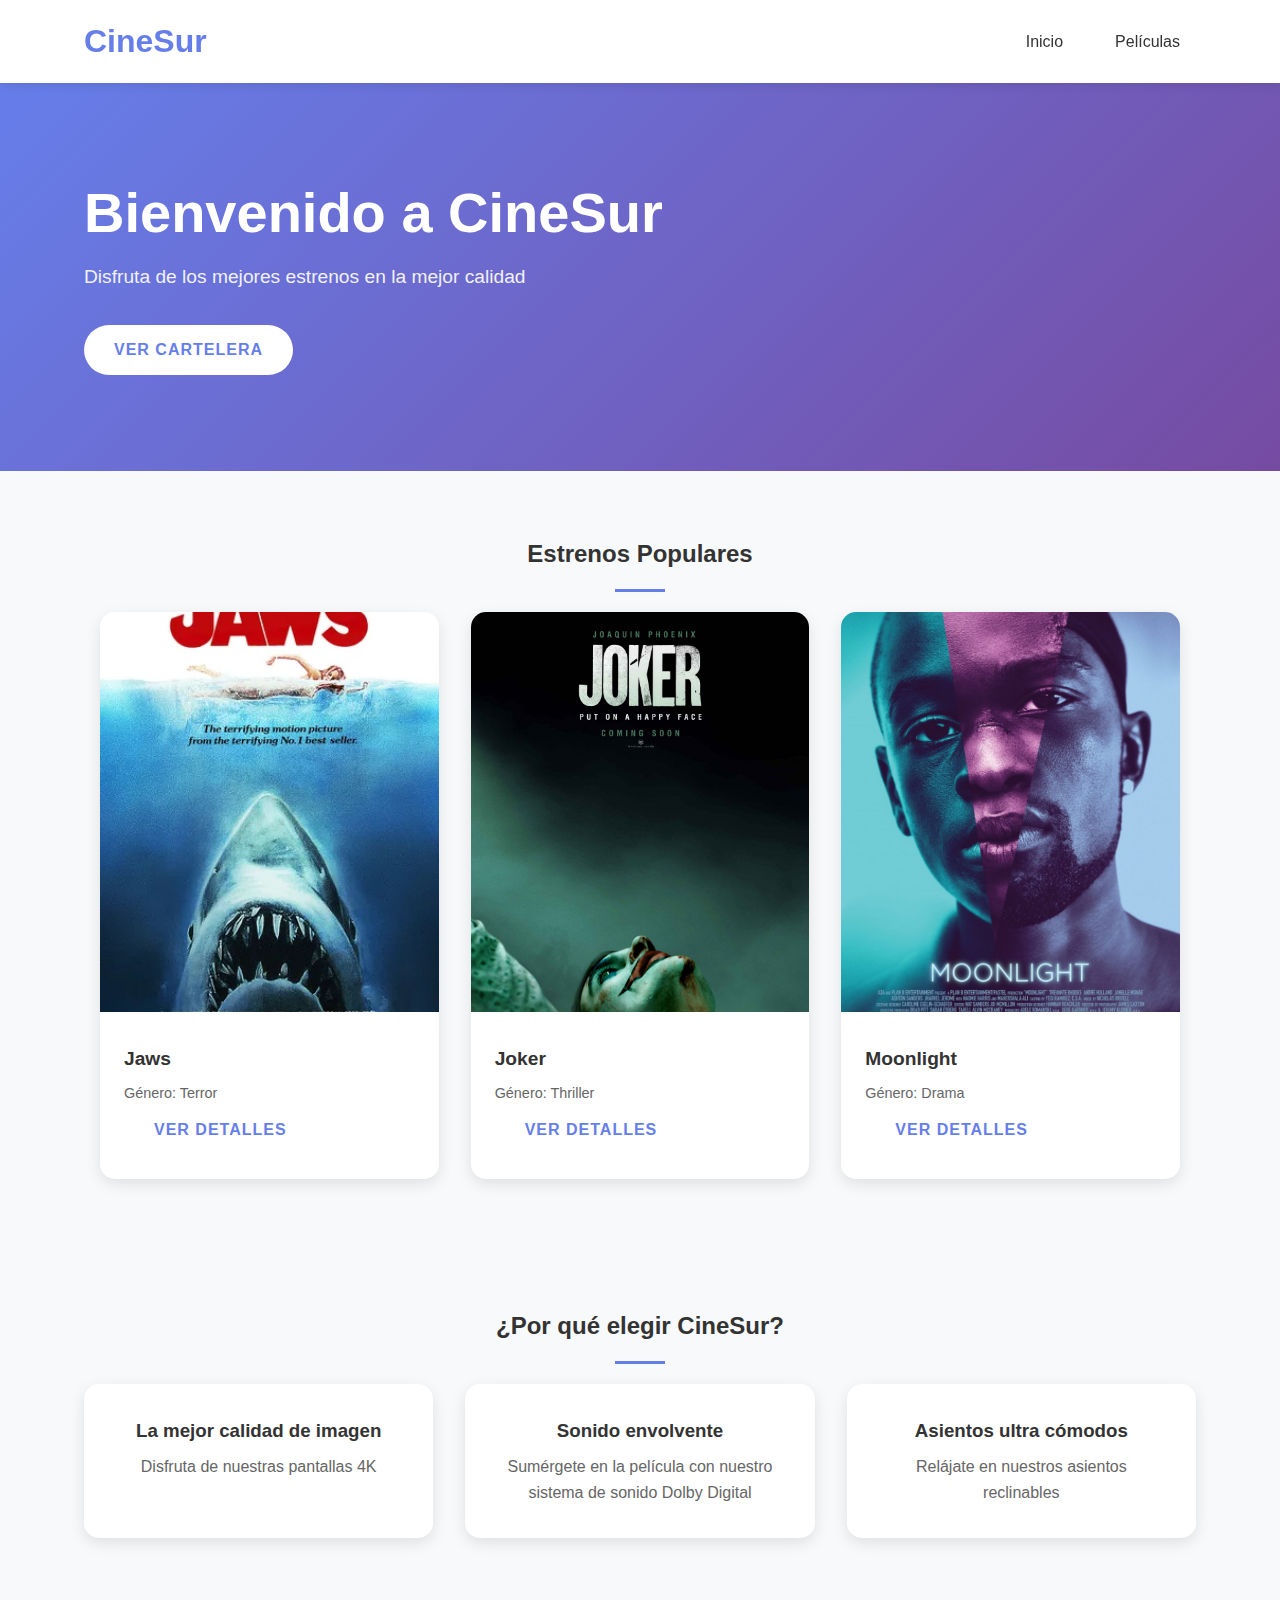
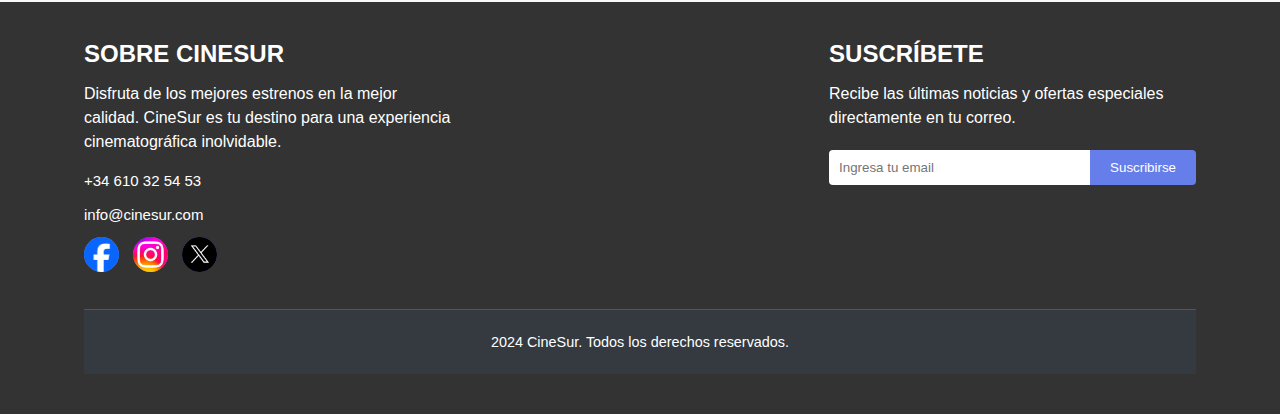
<file: index.html>
<!DOCTYPE html>
<html lang="es">
<head>
    <meta charset="UTF-8">
    <meta name="viewport" content="width=device-width, initial-scale=1.0">
    <title>Cine - Página Principal</title>
    <link rel="stylesheet" href="Archivos/Scss/styles.css">
</head>
<body>
    <header class="site-header">
        <div class="container">
            <h1 class="site-title">CineSur</h1>
            <nav class="main-nav">
                <ul>
                    <li><a href="../index.html">Inicio</a></li>
                    <li><a href="Archivos/Html/Peliculas.html">Películas</a></li>
                </ul>
            </nav>
        </div>
    </header>

    <main>
        <section class="hero">
            <div class="container">
                <div class="hero-content">
                    <div class="hero-text">
                        <h2>Bienvenido a CineSur</h2>
                        <p>Disfruta de los mejores estrenos en la mejor calidad</p>
                        <a href="Archivos/Html/Peliculas.html" class="cta-button">Ver Cartelera</a>
                    </div>
                </div>
            </div>
        </section>

        <section class="featured-movies">
            <div class="container">
                <h2 class="section-title">Estrenos Populares</h2>
                <div class="movie-grid">
                    <div class="movie-card">
                        <img src="Archivos/Imagenes/Jaws.webp" alt="Película 1">
                        <div class="movie-card-content">
                            <h3>Jaws</h3>
                            <p>Género: Terror</p>
                            <a href="Archivos/Html/Peliculadetalle1.html" class="cta-button">Ver Detalles</a>
                        </div>
                    </div>
                    <div class="movie-card">
                        <img src="Archivos/Imagenes/joker.jpg" alt="Película 2">
                        <div class="movie-card-content">
                            <h3>Joker</h3>
                            <p>Género: Thriller</p>
                            <a href="Archivos/Html/Peliculadetalle2.html" class="cta-button">Ver Detalles</a>
                        </div>
                    </div>
                    <div class="movie-card">
                        <img src="Archivos/Imagenes/MoonLight.jpg" alt="Película 3">
                        <div class="movie-card-content">
                            <h3>Moonlight</h3>
                            <p>Género: Drama</p>
                            <a href="Archivos/Html/Peliculadetalle3.html" class="cta-button">Ver Detalles</a>
                        </div>
                    </div>
                </div>
            </div>
        </section>



        <section class="cinema-advantages">
            <div class="container">
                <h2 class="section-title">¿Por qué elegir CineSur?</h2>
                <div class="advantages-grid">
                    <div class="advantage-item">
                        <h3>La mejor calidad de imagen</h3>
                        <p>Disfruta de nuestras pantallas 4K</p>
                    </div>
                    <div class="advantage-item">
                        <h3>Sonido envolvente</h3>
                        <p>Sumérgete en la película con nuestro sistema de sonido Dolby Digital</p>
                    </div>
                    <div class="advantage-item">
                        <h3>Asientos ultra cómodos</h3>
                        <p>Relájate en nuestros asientos reclinables</p>
                    </div>
                </div>
            </div>
        </section>
    </main>


    <footer class="site-footer">
        <div class="container">
            <div class="footer-content">
                <div class="footer-section about">
                    <h3 class="footer-title">Sobre CineSur</h3>
                    <p>Disfruta de los mejores estrenos en la mejor calidad. CineSur es tu destino para una experiencia cinematográfica inolvidable.</p>
                    <div class="contact">
                        <span><i class="fas fa-phone"></i>+34 610 32 54 53</span>
                        <span><i class="fas fa-envelope"></i>info@cinesur.com</span>
                    </div>
                    <div class="socials">
                        <a href="https://www.facebook.com/" target="_blank">
                            <img src="Archivos/Imagenes/Facebook.png" alt="Facebook">
                        </a>
                        <a href="https://www.instagram.com/" target="_blank">
                            <img src="Archivos/Imagenes/Instagram.jpeg" alt="Instagram">
                        </a>
                        <a href="https://twitter.com/" target="_blank">
                            <img src="Archivos/Imagenes/X.png" alt="Twitter">
                        </a>
                    </div>
                </div>
             
                <div class="footer-section newsletter">
                    <h3 class="footer-title">Suscríbete</h3>
                    <p>Recibe las últimas noticias y ofertas especiales directamente en tu correo.</p>
                    <form action="#" method="post">
                        <input type="email" name="email" placeholder="Ingresa tu email" required>
                        <button type="submit" class="btn-subscribe">Suscribirse</button>
                    </form>
                </div>
            </div>
            <div class="footer-bottom">
                <p>2024 CineSur. Todos los derechos reservados.</p>
            </div>
        </div>
    </footer>
</body>
</html>
</file>
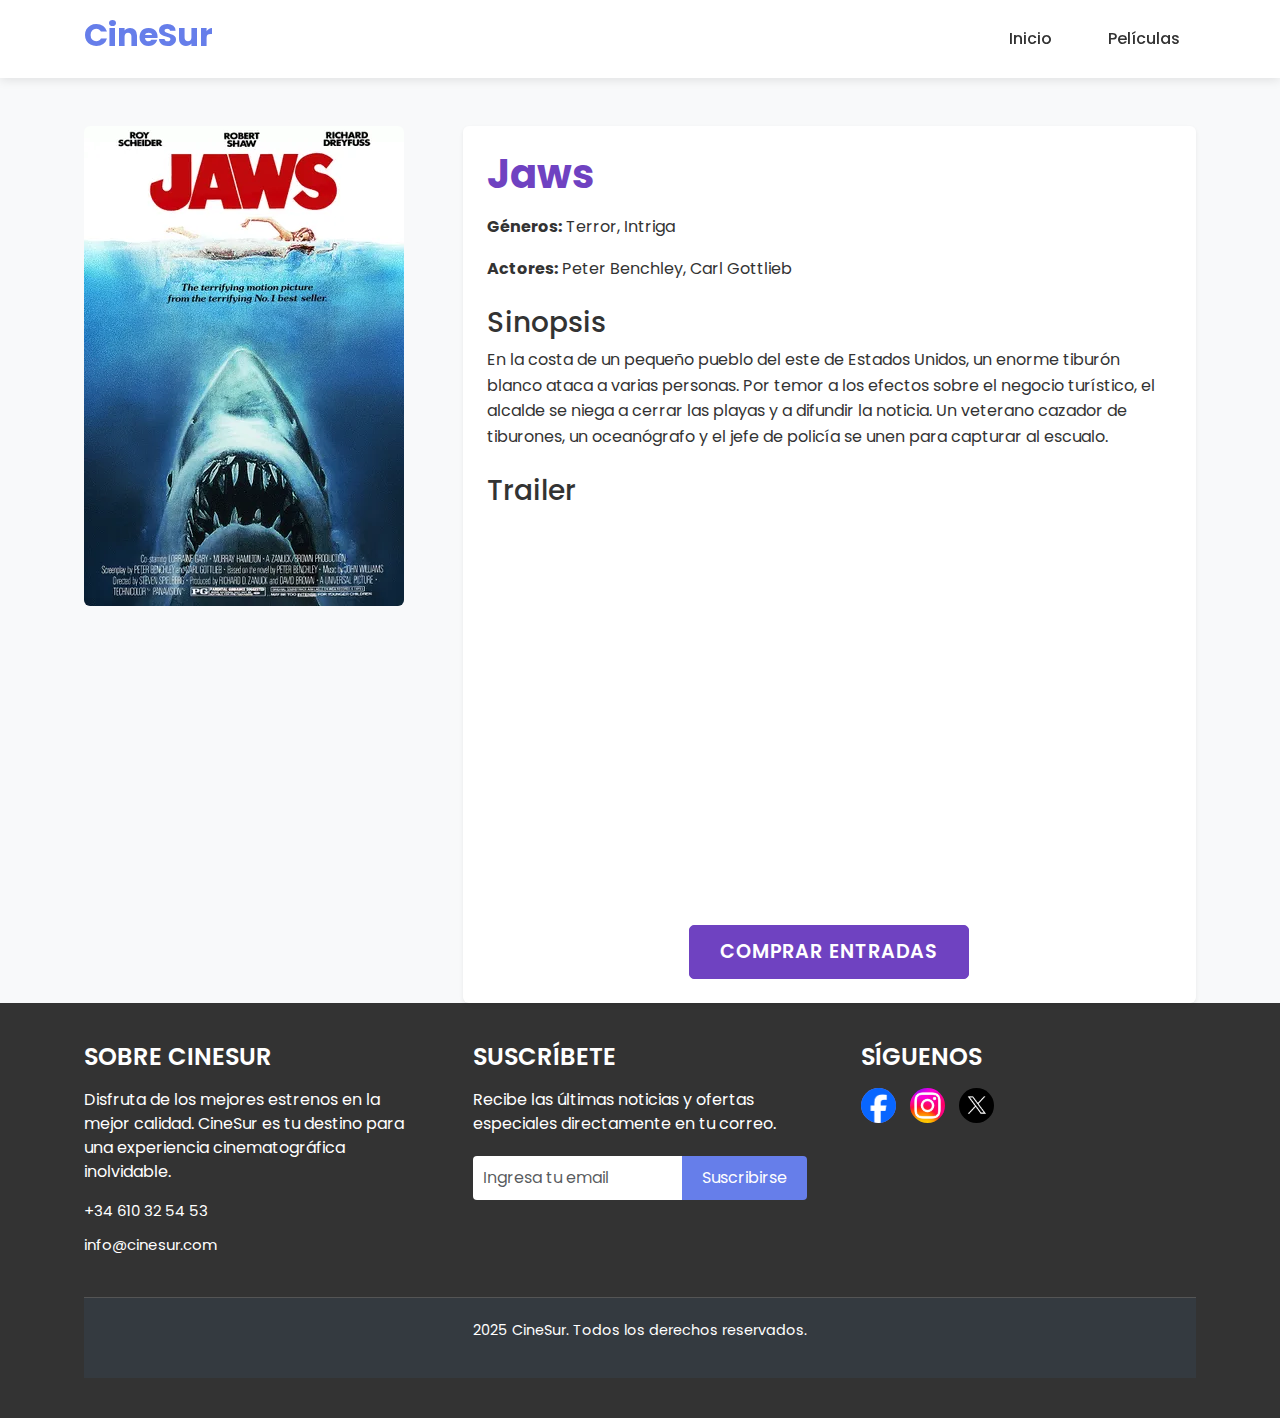
<file: Archivos/Html/Peliculadetalle1.html>
<!DOCTYPE html>
<html lang="es">
<head>
    <meta charset="UTF-8">
    <meta name="viewport" content="width=device-width, initial-scale=1.0">
    <title>Detalles de la Película</title>
    <link href="https://fonts.googleapis.com/css2?family=Poppins:wght@400;600;700&display=swap" rel="stylesheet">
    <link rel="stylesheet" href="https://cdn.jsdelivr.net/npm/bootstrap@5.3.0-alpha1/dist/css/bootstrap.min.css">
    <link rel="stylesheet" href="../Scss/styles.css">
</head>
<body>
    <header class="site-header">
        <div class="container">
            <h1 class="site-title">CineSur</h1>
            <nav class="main-nav">
                <ul class="d-flex gap-4 list-unstyled mb-0">
                    <li><a href="../../index.html">Inicio</a></li>
                    <li><a href="../Html/Peliculas.html">Películas</a></li>
                </ul>
            </nav>
        </div>
    </header>


    <main>
        <div class="container mt-5">
            <div class="row">
                <div class="col-md-4">
                    <img src="/Archivos/Imagenes/Jaws.webp" alt="Joker" class="img-fluid rounded">
                </div>
                
                <div class="col-md-8">
                    <div class="movie-details p-4 rounded shadow-sm bg-white">
                        <h1 id="movieTitle" class="mb-3">Jaws</h1>
                        <p><strong>Géneros:</strong> <span id="movieGenres">Terror, Intriga</span></p>
                        <p><strong>Actores:</strong> <span id="movieActors">Peter Benchley, Carl Gottlieb</span></p>
                        
                        <h3 class="mt-4">Sinopsis</h3>
                        <p id="movieSynopsis">                    
                        En la costa de un pequeño pueblo del este de Estados Unidos, un enorme tiburón blanco ataca a varias personas. Por temor a los efectos sobre el 
                        negocio turístico, el alcalde se niega a cerrar las playas y a difundir la noticia. Un veterano cazador de tiburones, un oceanógrafo y el jefe 
                        de policía se unen para capturar al escualo.
                        </p>

                        <h3 class="mt-4">Trailer</h3>
                        <div class="ratio ratio-16x9 mb-4">
                            <iframe src="https://www.youtube.com/embed/rqTjkKHh7xM?si=CInxbQpovTXhXCe0" allowfullscreen></iframe>
                        </div>

                        <div class="text-center">
                            <a href="Seleccion-asiento.html" class="cta-button btn btn-purple text-white">Comprar Entradas</a>
                        </div>
                    </div>
                </div>
            </div>
        </div>
    </main>

    <footer class="site-footer">
        <div class="container">
            <div class="footer-content row">
                <div class="footer-section about col-md-4">
                    <h3 class="footer-title">Sobre CineSur</h3>
                    <p>Disfruta de los mejores estrenos en la mejor calidad. CineSur es tu destino para una experiencia cinematográfica inolvidable.</p>
                    <div class="contact">
                        <span><i class="fas fa-phone"></i>+34 610 32 54 53</span>
                        <span><i class="fas fa-envelope"></i>info@cinesur.com</span>
                    </div>
                </div>
             
                <div class="footer-section newsletter col-md-4">
                    <h3 class="footer-title">Suscríbete</h3>
                    <p>Recibe las últimas noticias y ofertas especiales directamente en tu correo.</p>
                    <form action="#" method="post">
                        <input type="email" name="email" placeholder="Ingresa tu email" required class="form-control">
                        <button type="submit" class="btn btn-subscribe">Suscribirse</button>
                    </form>
                </div>

                <div class="footer-section socials col-md-4">
                    <h3 class="footer-title">Síguenos</h3>
                    <div class="socials">
                        <a href="https://www.facebook.com/" target="_blank">
                            <img src="/Archivos/Imagenes/Facebook.png" alt="Facebook" class="social-icon">
                        </a>
                        <a href="https://www.instagram.com/" target="_blank">
                            <img src="/Archivos/Imagenes/Instagram.jpeg" alt="Instagram" class="social-icon">
                        </a>
                        <a href="https://twitter.com/" target="_blank">
                            <img src="/Archivos/Imagenes/X.png" alt="Twitter" class="social-icon">
                        </a>
                    </div>
                </div>
            </div>
            <div class="footer-bottom text-center">
                <p>2025 CineSur. Todos los derechos reservados.</p>
            </div>
        </div>
    </footer>

    <script src="https://cdn.jsdelivr.net/npm/@popperjs/core@2.11.6/dist/umd/popper.min.js"></script>
    <script src="https://cdn.jsdelivr.net/npm/bootstrap@5.3.0-alpha1/dist/js/bootstrap.min.js"></script>
</body>
</html>
</file>
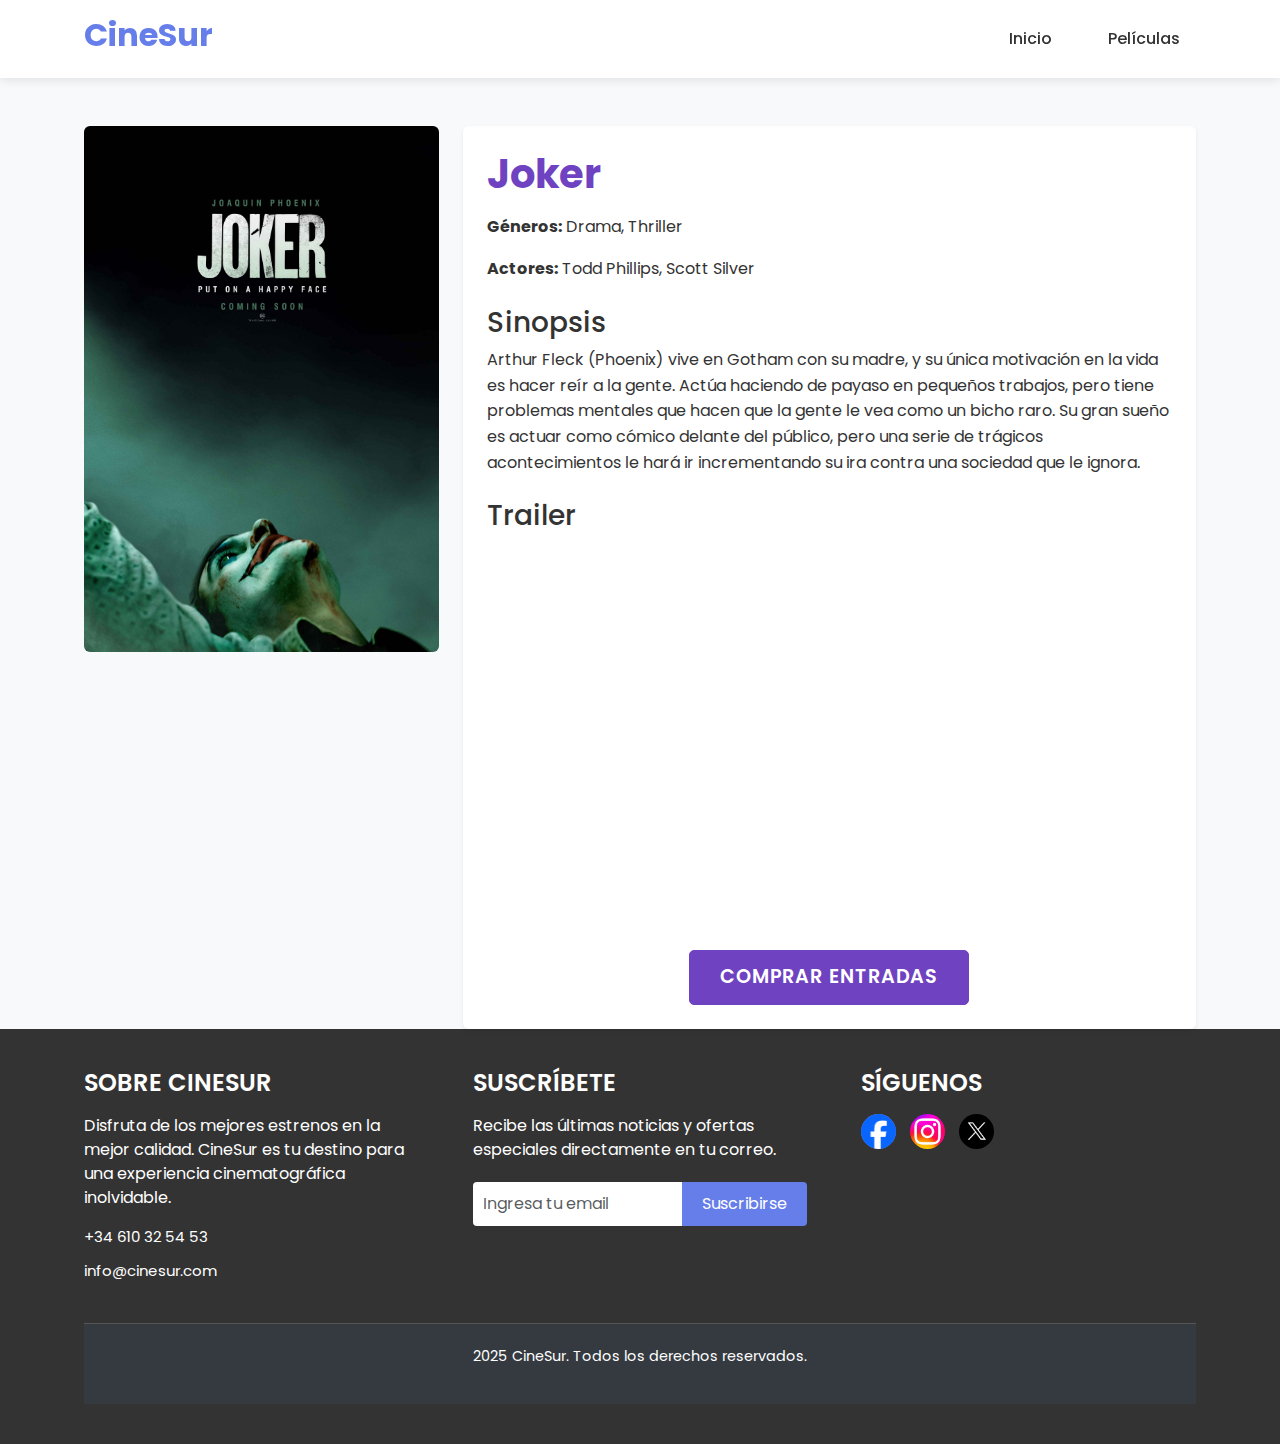
<file: Archivos/Html/Peliculadetalle2.html>
<!DOCTYPE html>
<html lang="es">
<head>
    <meta charset="UTF-8">
    <meta name="viewport" content="width=device-width, initial-scale=1.0">
    <title>Detalles de la Película</title>
    <link href="https://fonts.googleapis.com/css2?family=Poppins:wght@400;600;700&display=swap" rel="stylesheet">
    <link rel="stylesheet" href="https://cdn.jsdelivr.net/npm/bootstrap@5.3.0-alpha1/dist/css/bootstrap.min.css">
    <link rel="stylesheet" href="../Scss/styles.css">
</head>
<body>
    <header class="site-header">
        <div class="container">
            <h1 class="site-title">CineSur</h1>
            <nav class="main-nav">
                <ul class="d-flex gap-4 list-unstyled mb-0">
                    <li><a href="../../index.html">Inicio</a></li>
                    <li><a href="../Html/Peliculas.html">Películas</a></li>
                </ul>
            </nav>
        </div>
    </header>


    <main>
        <div class="container mt-5">
            <div class="row">
                <div class="col-md-4">
                    <img src="/Archivos/Imagenes/joker.jpg" alt="Joker" class="img-fluid rounded">
                </div>
                
                <div class="col-md-8">
                    <div class="movie-details p-4 rounded shadow-sm bg-white">
                        <h1 id="movieTitle" class="mb-3">Joker</h1>
                        <p><strong>Géneros:</strong> <span id="movieGenres">Drama, Thriller</span></p>
                        <p><strong>Actores:</strong> <span id="movieActors">Todd Phillips, Scott Silver</span></p>
                        
                        <h3 class="mt-4">Sinopsis</h3>
                        <p id="movieSynopsis">Arthur Fleck (Phoenix) vive en Gotham con su madre, y su única motivación en la vida es hacer reír a la gente. Actúa haciendo de payaso en pequeños trabajos, pero tiene problemas mentales que hacen que la gente le vea como un bicho raro. Su gran sueño es actuar como cómico delante del público, pero una serie de trágicos acontecimientos le hará ir incrementando su ira contra una sociedad que le ignora.</p>

                        <h3 class="mt-4">Trailer</h3>
                        <div class="ratio ratio-16x9 mb-4">
                            <iframe src="https://www.youtube.com/embed/ygUHhImN98w?si=h_xQXT1SKYehTfRF" allowfullscreen></iframe>
                        </div>

                        <div class="text-center">
                            <a href="Seleccion-asiento.html" class="cta-button btn btn-purple text-white">Comprar Entradas</a>
                        </div>
                    </div>
                </div>
            </div>
        </div>
    </main>


    <footer class="site-footer">
        <div class="container">
            <div class="footer-content row">
                <div class="footer-section about col-md-4">
                    <h3 class="footer-title">Sobre CineSur</h3>
                    <p>Disfruta de los mejores estrenos en la mejor calidad. CineSur es tu destino para una experiencia cinematográfica inolvidable.</p>
                    <div class="contact">
                        <span><i class="fas fa-phone"></i>+34 610 32 54 53</span>
                        <span><i class="fas fa-envelope"></i>info@cinesur.com</span>
                    </div>
                </div>
             
                <div class="footer-section newsletter col-md-4">
                    <h3 class="footer-title">Suscríbete</h3>
                    <p>Recibe las últimas noticias y ofertas especiales directamente en tu correo.</p>
                    <form action="#" method="post">
                        <input type="email" name="email" placeholder="Ingresa tu email" required class="form-control">
                        <button type="submit" class="btn btn-subscribe">Suscribirse</button>
                    </form>
                </div>

                <div class="footer-section socials col-md-4">
                    <h3 class="footer-title">Síguenos</h3>
                    <div class="socials">
                        <a href="https://www.facebook.com/" target="_blank">
                            <img src="/Archivos/Imagenes/Facebook.png" alt="Facebook" class="social-icon">
                        </a>
                        <a href="https://www.instagram.com/" target="_blank">
                            <img src="/Archivos/Imagenes/Instagram.jpeg" alt="Instagram" class="social-icon">
                        </a>
                        <a href="https://twitter.com/" target="_blank">
                            <img src="/Archivos/Imagenes/X.png" alt="Twitter" class="social-icon">
                        </a>
                    </div>
                </div>
            </div>
            <div class="footer-bottom text-center">
                <p>2025 CineSur. Todos los derechos reservados.</p>
            </div>
        </div>
    </footer>

    <script src="https://cdn.jsdelivr.net/npm/@popperjs/core@2.11.6/dist/umd/popper.min.js"></script>
    <script src="https://cdn.jsdelivr.net/npm/bootstrap@5.3.0-alpha1/dist/js/bootstrap.min.js"></script>
</body>
</html>
</file>
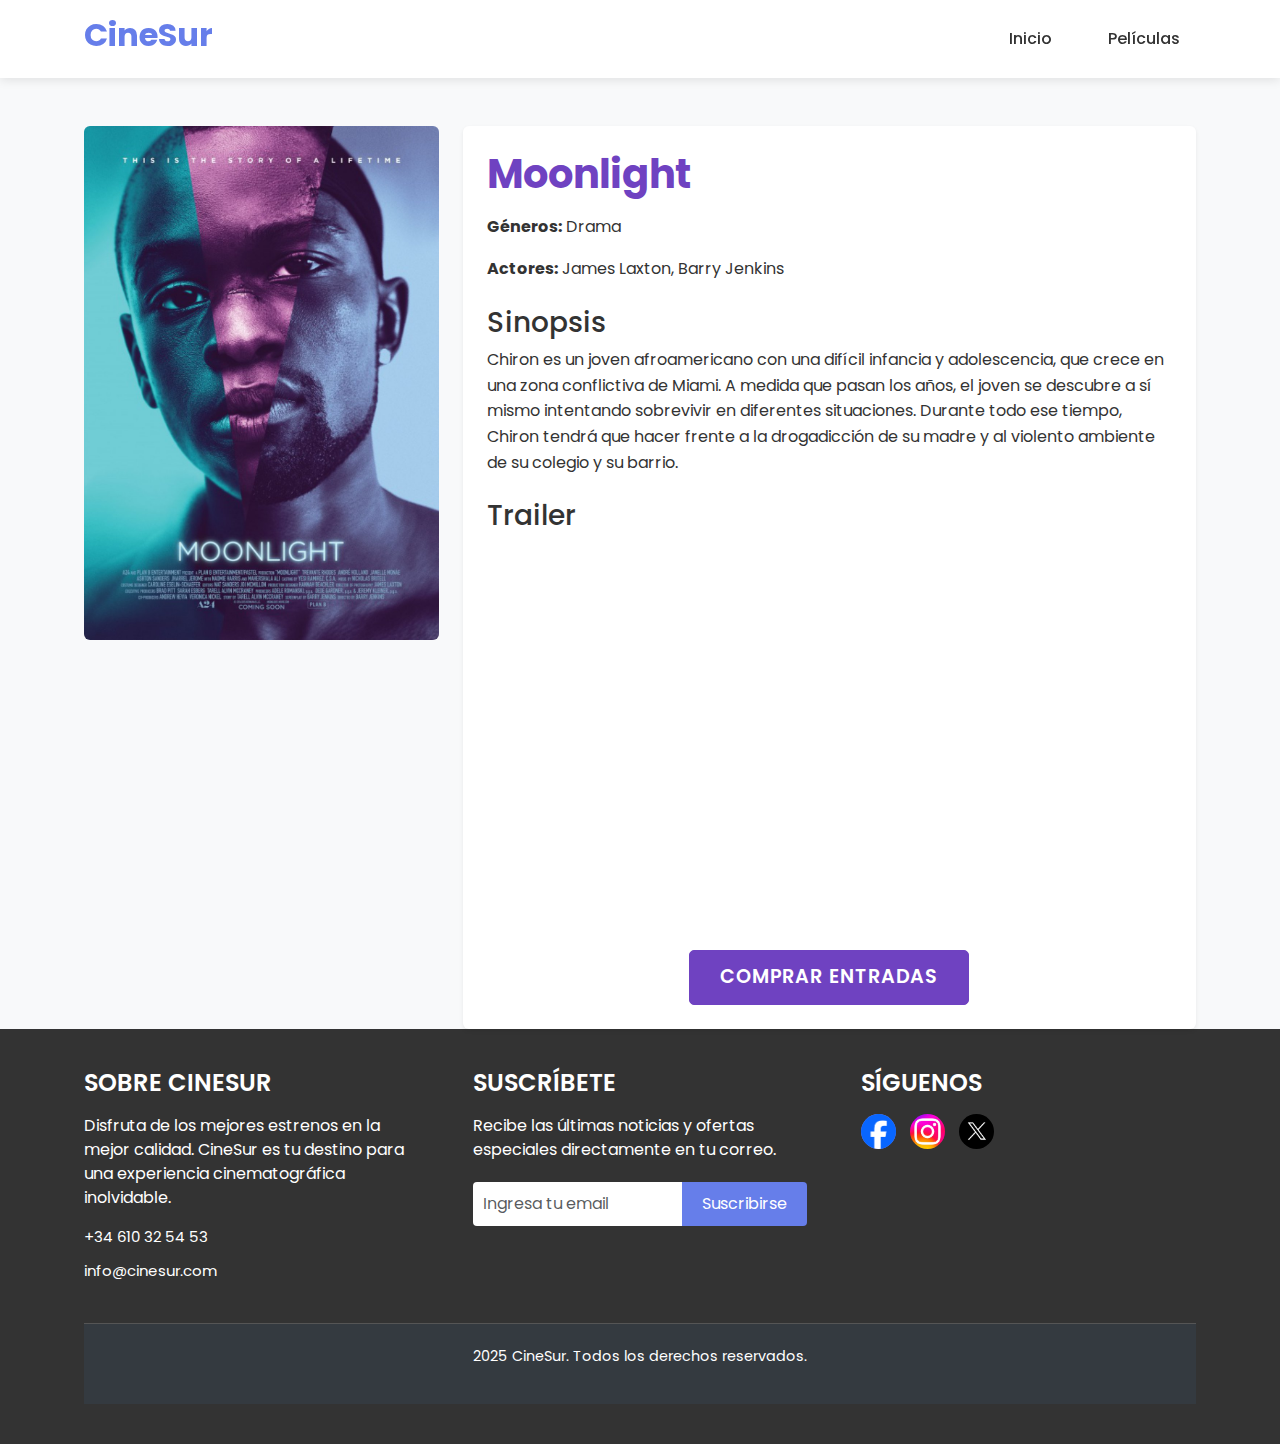
<file: Archivos/Html/Peliculadetalle3.html>
<!DOCTYPE html>
<html lang="es">
<head>
    <meta charset="UTF-8">
    <meta name="viewport" content="width=device-width, initial-scale=1.0">
    <title>Detalles de la Película</title>
    <link href="https://fonts.googleapis.com/css2?family=Poppins:wght@400;600;700&display=swap" rel="stylesheet">
    <link rel="stylesheet" href="https://cdn.jsdelivr.net/npm/bootstrap@5.3.0-alpha1/dist/css/bootstrap.min.css">
    <link rel="stylesheet" href="../Scss/styles.css">
</head>
<body>
    <header class="site-header">
        <div class="container">
            <h1 class="site-title">CineSur</h1>
            <nav class="main-nav">
                <ul class="d-flex gap-4 list-unstyled mb-0">
                    <li><a href="../../index.html">Inicio</a></li>
                    <li><a href="../Html/Peliculas.html">Películas</a></li>
                </ul>
            </nav>
        </div>
    </header>

    <main>
        <div class="container mt-5">
            <div class="row">
                <div class="col-md-4">
                    <img src="/Archivos/Imagenes/MoonLight.jpg" alt="MoonLight" class="img-fluid rounded">
                </div>
                
                <div class="col-md-8">
                    <div class="movie-details p-4 rounded shadow-sm bg-white">
                        <h1 id="movieTitle" class="mb-3">Moonlight</h1>
                        <p><strong>Géneros:</strong> <span id="movieGenres">Drama</span></p>
                        <p><strong>Actores:</strong> <span id="movieActors">James Laxton, Barry Jenkins</span></p>
                        
                        <h3 class="mt-4">Sinopsis</h3>
                        <p id="movieSynopsis">Chiron es un joven afroamericano con una difícil infancia y adolescencia, que crece en una zona conflictiva de Miami. 
                            A medida que pasan los años, el joven se descubre a sí mismo intentando sobrevivir en diferentes situaciones. Durante todo ese tiempo, 
                            Chiron tendrá que hacer frente a la drogadicción de su madre y al violento ambiente de su colegio y su barrio.</p>    
                        <h3 class="mt-4">Trailer</h3>
                        <div class="ratio ratio-16x9 mb-4">
                            <iframe src="https://www.youtube.com/embed/9NJj12tJzqc?si=IPeF2C6rSQ-nKUg5" allowfullscreen></iframe>
                        </div>

                        <div class="text-center">
                            <a href="Seleccion-asiento.html" class="cta-button btn btn-purple text-white">Comprar Entradas</a>
                        </div>
                    </div>
                </div>
            </div>
        </div>
    </main>











    <footer class="site-footer">
        <div class="container">
            <div class="footer-content row">
                <div class="footer-section about col-md-4">
                    <h3 class="footer-title">Sobre CineSur</h3>
                    <p>Disfruta de los mejores estrenos en la mejor calidad. CineSur es tu destino para una experiencia cinematográfica inolvidable.</p>
                    <div class="contact">
                        <span><i class="fas fa-phone"></i>+34 610 32 54 53</span>
                        <span><i class="fas fa-envelope"></i>info@cinesur.com</span>
                    </div>
                </div>
             
                <div class="footer-section newsletter col-md-4">
                    <h3 class="footer-title">Suscríbete</h3>
                    <p>Recibe las últimas noticias y ofertas especiales directamente en tu correo.</p>
                    <form action="#" method="post">
                        <input type="email" name="email" placeholder="Ingresa tu email" required class="form-control">
                        <button type="submit" class="btn btn-subscribe">Suscribirse</button>
                    </form>
                </div>

                <div class="footer-section socials col-md-4">
                    <h3 class="footer-title">Síguenos</h3>
                    <div class="socials">
                        <a href="https://www.facebook.com/" target="_blank">
                            <img src="/Archivos/Imagenes/Facebook.png" alt="Facebook" class="social-icon">
                        </a>
                        <a href="https://www.instagram.com/" target="_blank">
                            <img src="/Archivos/Imagenes/Instagram.jpeg" alt="Instagram" class="social-icon">
                        </a>
                        <a href="https://twitter.com/" target="_blank">
                            <img src="/Archivos/Imagenes/X.png" alt="Twitter" class="social-icon">
                        </a>
                    </div>
                </div>
            </div>
            <div class="footer-bottom text-center">
                <p>2025 CineSur. Todos los derechos reservados.</p>
            </div>
        </div>
    </footer>

    <script src="https://cdn.jsdelivr.net/npm/@popperjs/core@2.11.6/dist/umd/popper.min.js"></script>
    <script src="https://cdn.jsdelivr.net/npm/bootstrap@5.3.0-alpha1/dist/js/bootstrap.min.js"></script>
</body>
</html>
</file>
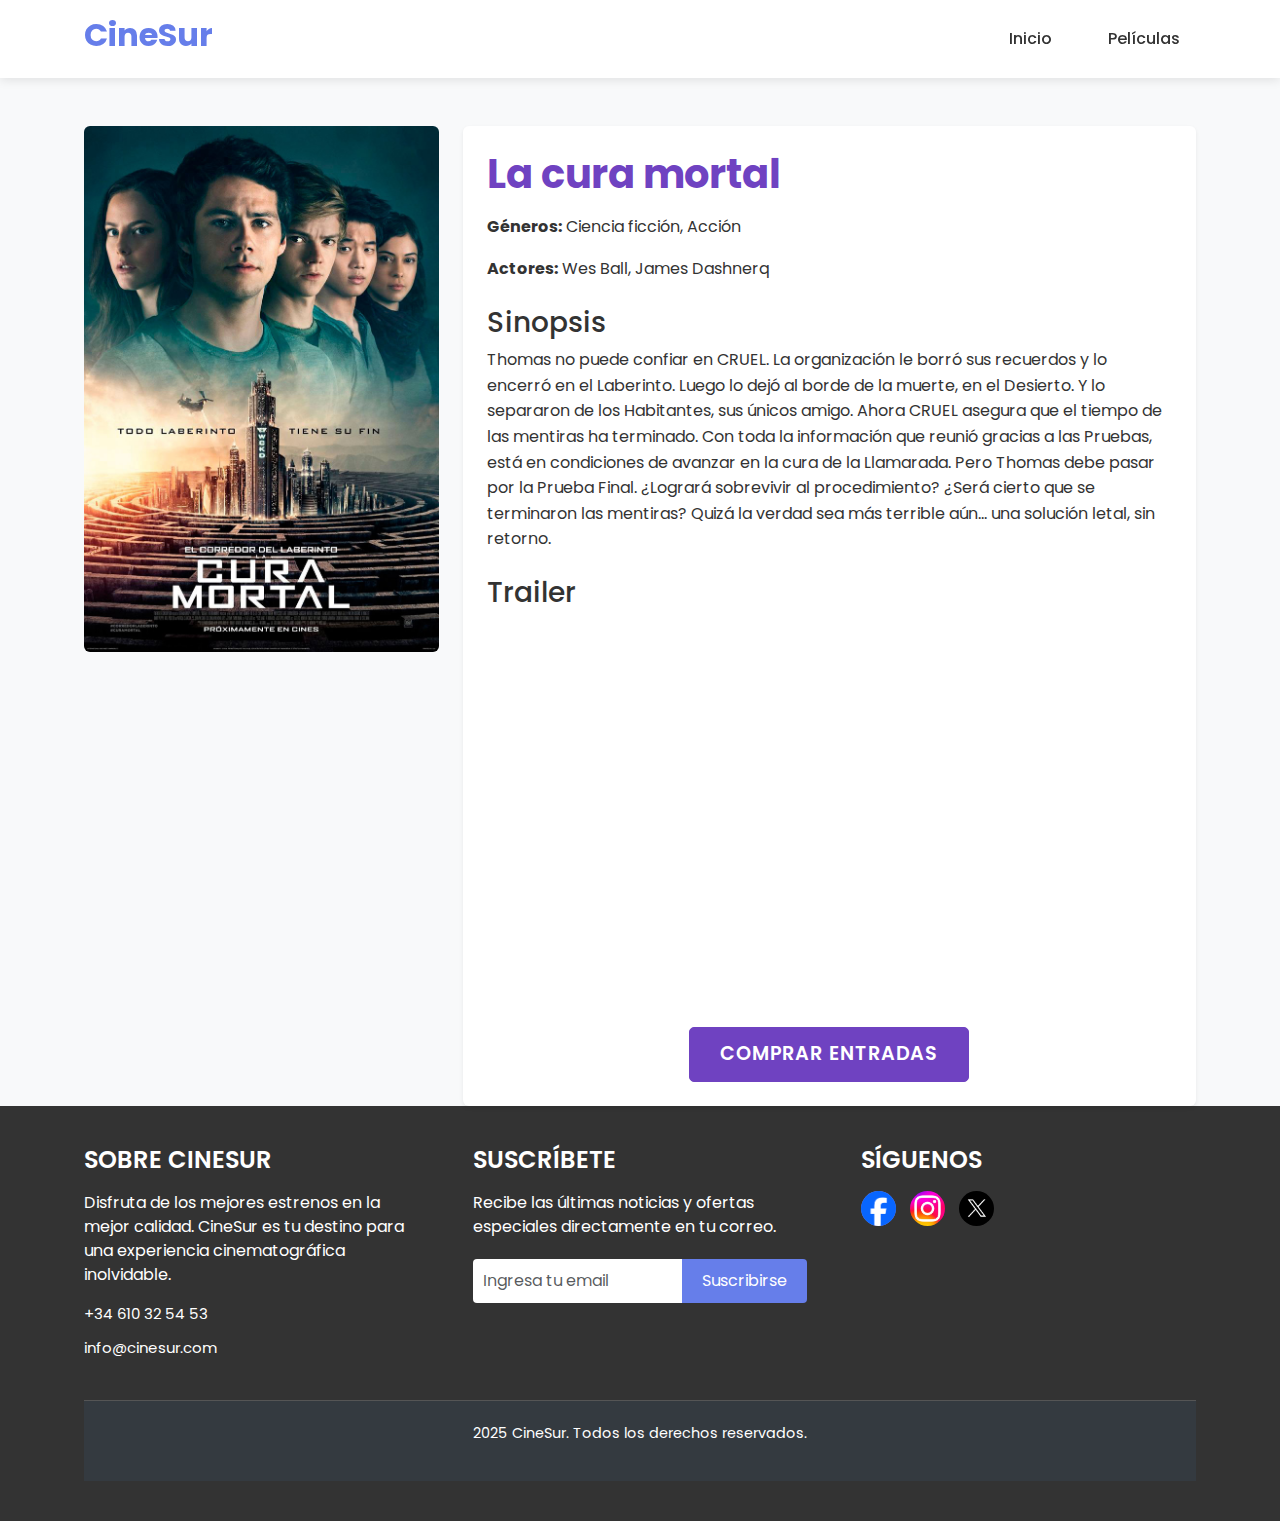
<file: Archivos/Html/Peliculadetalle4.html>
<!DOCTYPE html>
<html lang="es">
<head>
    <meta charset="UTF-8">
    <meta name="viewport" content="width=device-width, initial-scale=1.0">
    <title>Detalles de la Película</title>
    <link href="https://fonts.googleapis.com/css2?family=Poppins:wght@400;600;700&display=swap" rel="stylesheet">
    <link rel="stylesheet" href="https://cdn.jsdelivr.net/npm/bootstrap@5.3.0-alpha1/dist/css/bootstrap.min.css">
    <link rel="stylesheet" href="../Scss/styles.css">
</head>
<body>
    <header class="site-header">
        <div class="container">
            <h1 class="site-title">CineSur</h1>
            <nav class="main-nav">
                <ul class="d-flex gap-4 list-unstyled mb-0">
                    <li><a href="../../index.html">Inicio</a></li>
                    <li><a href="../Html/Peliculas.html">Películas</a></li>
                </ul>
            </nav>
        </div>
    </header>

    <main>
        <div class="container mt-5">
            <div class="row">
                <div class="col-md-4">
                    <img src="/Archivos/Imagenes/Cura.jpg" alt="MoonLight" class="img-fluid rounded">
                </div>
                
                <div class="col-md-8">
                    <div class="movie-details p-4 rounded shadow-sm bg-white">
                        <h1 id="movieTitle" class="mb-3">La cura mortal</h1>
                        <p><strong>Géneros:</strong> <span id="movieGenres">Ciencia ficción, Acción</span></p>
                        <p><strong>Actores:</strong> <span id="movieActors">Wes Ball, James Dashnerq</span></p>
                        
                        <h3 class="mt-4">Sinopsis</h3>
                        <p id="movieSynopsis">Thomas no puede confiar en CRUEL. La organización le borró sus recuerdos y lo encerró en el Laberinto. Luego lo dejó al borde de la muerte, 
                            en el Desierto. Y lo separaron de los Habitantes, sus únicos amigo. Ahora CRUEL asegura que el tiempo de las mentiras ha terminado. 
                            Con toda la información que reunió gracias a las Pruebas, está en condiciones de avanzar en la cura de la Llamarada. Pero Thomas debe pasar por la Prueba Final. 
                            ¿Logrará sobrevivir al procedimiento? ¿Será cierto que se terminaron las mentiras? Quizá la verdad sea más terrible aún... una solución letal, sin retorno.</p>
                        <h3 class="mt-4">Trailer</h3>
                        <div class="ratio ratio-16x9 mb-4">
                            <iframe src="https://www.youtube.com/embed/ZqlvJSNGfYA?si=vLvOa-T8GUNeKJai" allowfullscreen></iframe>
                        </div>

                        <div class="text-center">
                            <a href="Seleccion-asiento.html" class="cta-button btn btn-purple text-white">Comprar Entradas</a>
                        </div>
                    </div>
                </div>
            </div>
        </div>
    </main>

    <footer class="site-footer">
        <div class="container">
            <div class="footer-content row">
                <div class="footer-section about col-md-4">
                    <h3 class="footer-title">Sobre CineSur</h3>
                    <p>Disfruta de los mejores estrenos en la mejor calidad. CineSur es tu destino para una experiencia cinematográfica inolvidable.</p>
                    <div class="contact">
                        <span><i class="fas fa-phone"></i>+34 610 32 54 53</span>
                        <span><i class="fas fa-envelope"></i>info@cinesur.com</span>
                    </div>
                </div>
             
                <div class="footer-section newsletter col-md-4">
                    <h3 class="footer-title">Suscríbete</h3>
                    <p>Recibe las últimas noticias y ofertas especiales directamente en tu correo.</p>
                    <form action="#" method="post">
                        <input type="email" name="email" placeholder="Ingresa tu email" required class="form-control">
                        <button type="submit" class="btn btn-subscribe">Suscribirse</button>
                    </form>
                </div>

                <div class="footer-section socials col-md-4">
                    <h3 class="footer-title">Síguenos</h3>
                    <div class="socials">
                        <a href="https://www.facebook.com/" target="_blank">
                            <img src="/Archivos/Imagenes/Facebook.png" alt="Facebook" class="social-icon">
                        </a>
                        <a href="https://www.instagram.com/" target="_blank">
                            <img src="/Archivos/Imagenes/Instagram.jpeg" alt="Instagram" class="social-icon">
                        </a>
                        <a href="https://twitter.com/" target="_blank">
                            <img src="/Archivos/Imagenes/X.png" alt="Twitter" class="social-icon">
                        </a>
                    </div>
                </div>
            </div>
            <div class="footer-bottom text-center">
                <p>2025 CineSur. Todos los derechos reservados.</p>
            </div>
        </div>
    </footer>

    <script src="https://cdn.jsdelivr.net/npm/@popperjs/core@2.11.6/dist/umd/popper.min.js"></script>
    <script src="https://cdn.jsdelivr.net/npm/bootstrap@5.3.0-alpha1/dist/js/bootstrap.min.js"></script>
</body>
</html>
</file>
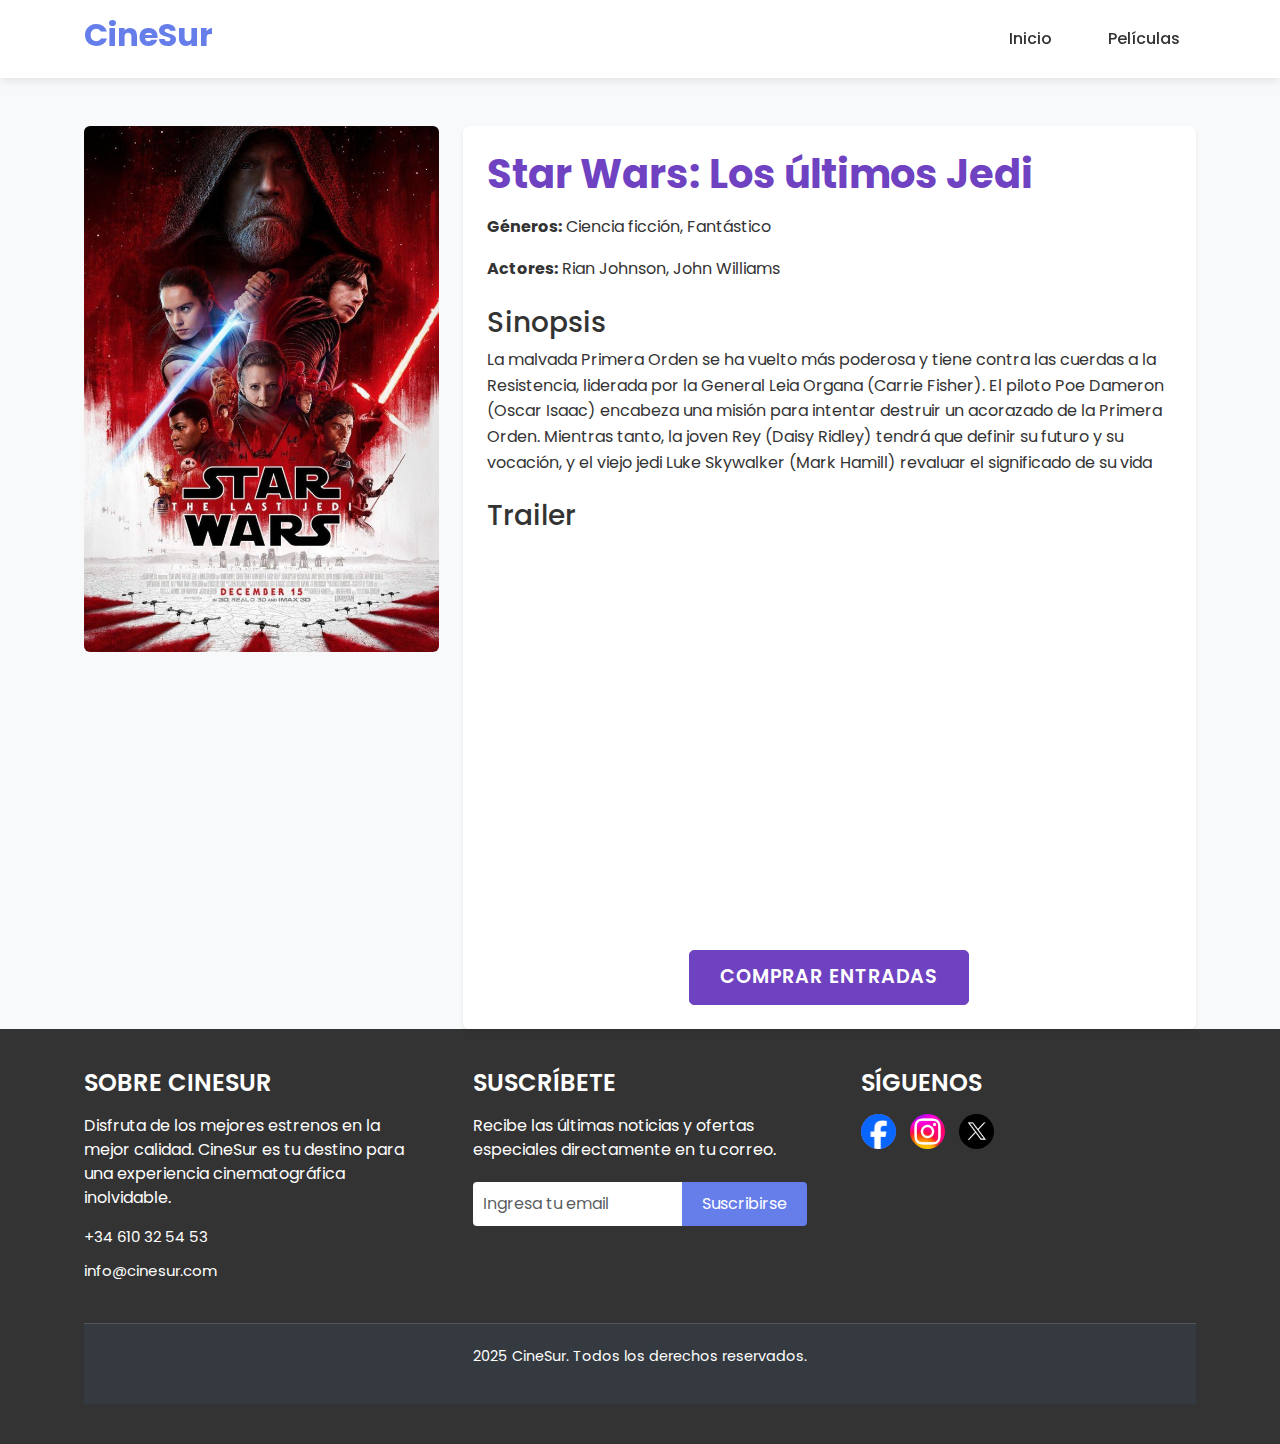
<file: Archivos/Html/Peliculadetalle5.html>
<!DOCTYPE html>
<html lang="es">
<head>
    <meta charset="UTF-8">
    <meta name="viewport" content="width=device-width, initial-scale=1.0">
    <title>Detalles de la Película</title>
    <link href="https://fonts.googleapis.com/css2?family=Poppins:wght@400;600;700&display=swap" rel="stylesheet">
    <link rel="stylesheet" href="https://cdn.jsdelivr.net/npm/bootstrap@5.3.0-alpha1/dist/css/bootstrap.min.css">
    <link rel="stylesheet" href="../Scss/styles.css">
</head>
<body>
    <header class="site-header">
        <div class="container">
            <h1 class="site-title">CineSur</h1>
            <nav class="main-nav">
                <ul class="d-flex gap-4 list-unstyled mb-0">
                    <li><a href="../../index.html">Inicio</a></li>
                    <li><a href="../Html/Peliculas.html">Películas</a></li>
                </ul>
            </nav>
        </div>
    </header>


    <main>
        <div class="container mt-5">
            <div class="row">
                <div class="col-md-4">
                    <img src="/Archivos/Imagenes/StarWars.jpg" alt="StarWars" class="img-fluid rounded">
                </div>
                <div class="col-md-8">
                    <div class="movie-details p-4 rounded shadow-sm bg-white">
                        <h1 id="movieTitle" class="mb-3">Star Wars: Los últimos Jedi</h1>
                        <p><strong>Géneros:</strong> <span id="movieGenres">Ciencia ficción, Fantástico</span></p>
                        <p><strong>Actores:</strong> <span id="movieActors">Rian Johnson, John Williams</span></p>
                        
                        <h3 class="mt-4">Sinopsis</h3>
                        <p id="movieSynopsis">La malvada Primera Orden se ha vuelto más poderosa y tiene contra las cuerdas a la Resistencia, liderada por la General 
                            Leia Organa (Carrie Fisher). El piloto Poe Dameron (Oscar Isaac) encabeza una misión para intentar destruir 
                            un acorazado de la Primera Orden. Mientras tanto, la joven Rey (Daisy Ridley) tendrá que definir su futuro y su vocación, 
                            y el viejo jedi Luke Skywalker (Mark Hamill) revaluar el significado de su vida</p>
                        <h3 class="mt-4">Trailer</h3>
                        <div class="ratio ratio-16x9 mb-4">
                            <iframe src="https://www.youtube.com/embed/anOJjqQb8x0?si=B-sXaEBHe0zN7MrF" allowfullscreen></iframe>
                        </div>

                        <div class="text-center">
                            <a href="Seleccion-asiento.html" class="cta-button btn btn-purple text-white">Comprar Entradas</a>
                        </div>
                    </div>
                </div>
            </div>
        </div>
    </main>

    <footer class="site-footer">
        <div class="container">
            <div class="footer-content row">
                <div class="footer-section about col-md-4">
                    <h3 class="footer-title">Sobre CineSur</h3>
                    <p>Disfruta de los mejores estrenos en la mejor calidad. CineSur es tu destino para una experiencia cinematográfica inolvidable.</p>
                    <div class="contact">
                        <span><i class="fas fa-phone"></i>+34 610 32 54 53</span>
                        <span><i class="fas fa-envelope"></i>info@cinesur.com</span>
                    </div>
                </div>
             
                <div class="footer-section newsletter col-md-4">
                    <h3 class="footer-title">Suscríbete</h3>
                    <p>Recibe las últimas noticias y ofertas especiales directamente en tu correo.</p>
                    <form action="#" method="post">
                        <input type="email" name="email" placeholder="Ingresa tu email" required class="form-control">
                        <button type="submit" class="btn btn-subscribe">Suscribirse</button>
                    </form>
                </div>

                <div class="footer-section socials col-md-4">
                    <h3 class="footer-title">Síguenos</h3>
                    <div class="socials">
                        <a href="https://www.facebook.com/" target="_blank">
                            <img src="/Archivos/Imagenes/Facebook.png" alt="Facebook" class="social-icon">
                        </a>
                        <a href="https://www.instagram.com/" target="_blank">
                            <img src="/Archivos/Imagenes/Instagram.jpeg" alt="Instagram" class="social-icon">
                        </a>
                        <a href="https://twitter.com/" target="_blank">
                            <img src="/Archivos/Imagenes/X.png" alt="Twitter" class="social-icon">
                        </a>
                    </div>
                </div>
            </div>
            <div class="footer-bottom text-center">
                <p>2025 CineSur. Todos los derechos reservados.</p>
            </div>
        </div>
    </footer>

    <script src="https://cdn.jsdelivr.net/npm/@popperjs/core@2.11.6/dist/umd/popper.min.js"></script>
    <script src="https://cdn.jsdelivr.net/npm/bootstrap@5.3.0-alpha1/dist/js/bootstrap.min.js"></script>
</body>
</html>
</file>
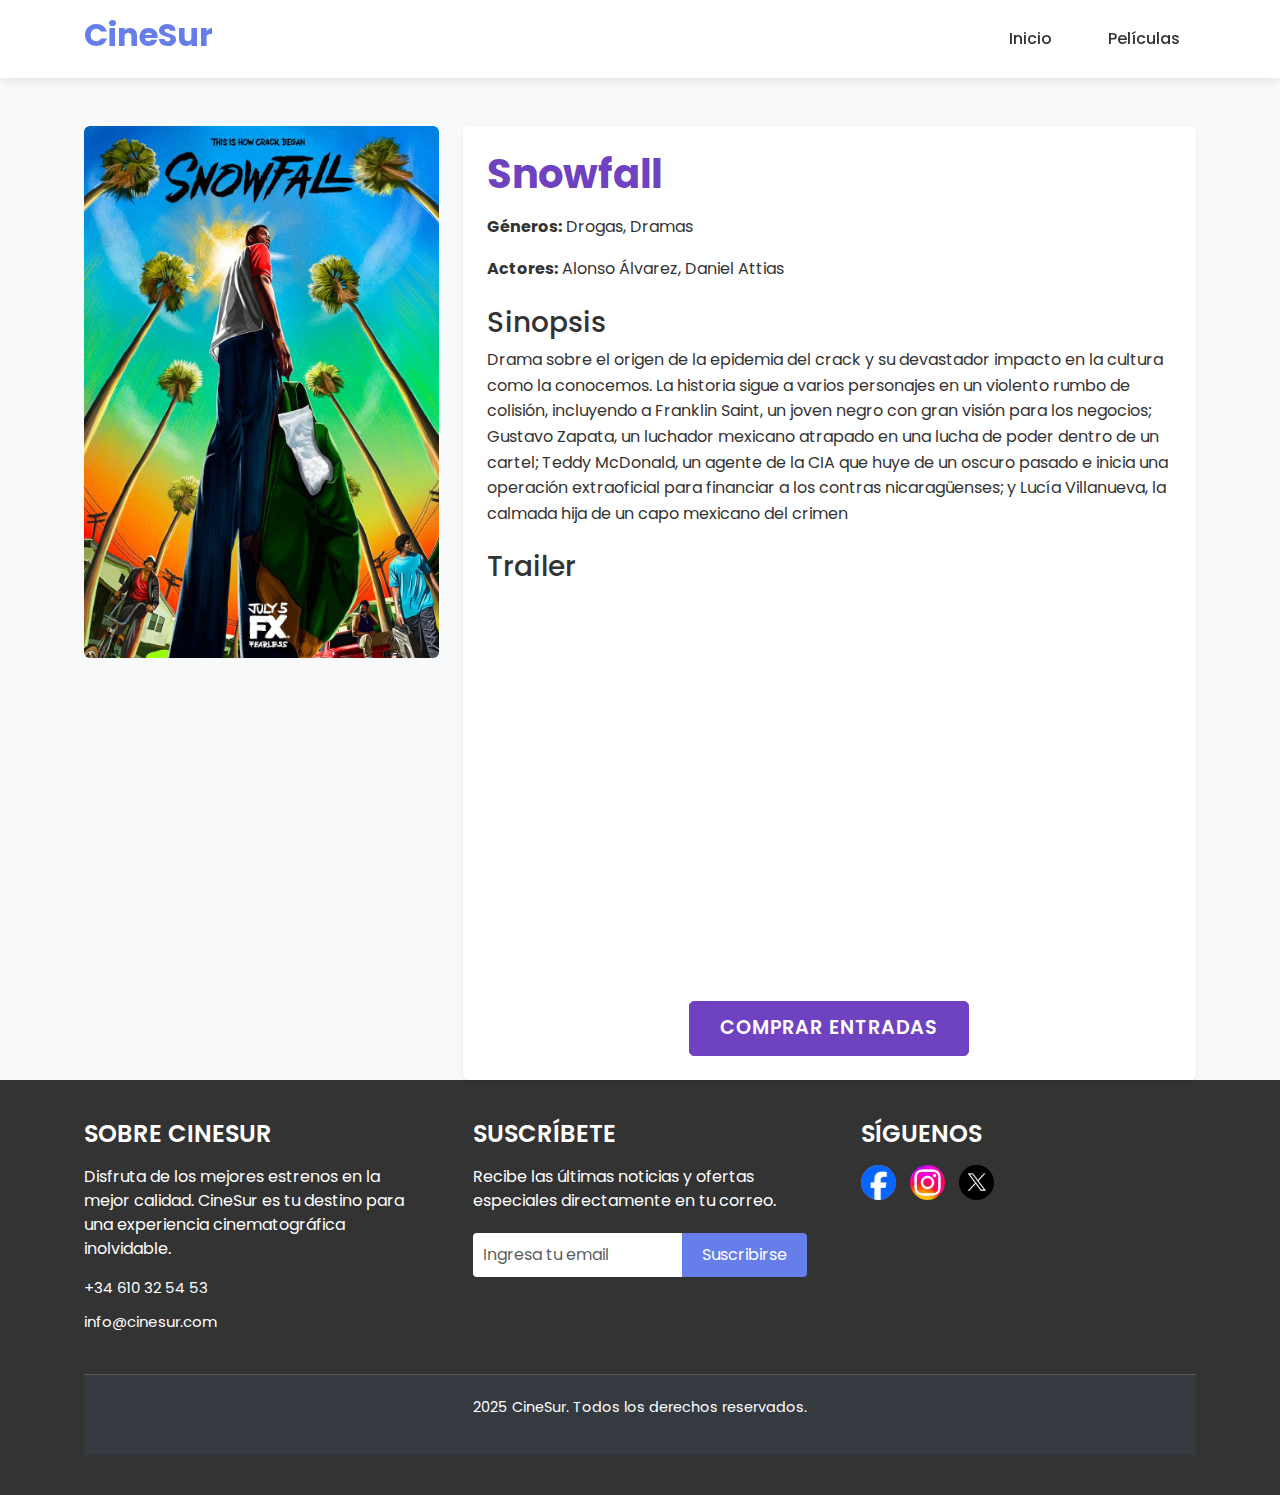
<file: Archivos/Html/Peliculadetalle6.html>
<!DOCTYPE html>
<html lang="es">
<head>
    <meta charset="UTF-8">
    <meta name="viewport" content="width=device-width, initial-scale=1.0">
    <title>Detalles de la Película</title>
    <link href="https://fonts.googleapis.com/css2?family=Poppins:wght@400;600;700&display=swap" rel="stylesheet">
    <link rel="stylesheet" href="https://cdn.jsdelivr.net/npm/bootstrap@5.3.0-alpha1/dist/css/bootstrap.min.css">
    <link rel="stylesheet" href="../Scss/styles.css">
</head>
<body>
    <header class="site-header">
        <div class="container">
            <h1 class="site-title">CineSur</h1>
            <nav class="main-nav">
                <ul class="d-flex gap-4 list-unstyled mb-0">
                    <li><a href="../../index.html">Inicio</a></li>
                    <li><a href="../Html/Peliculas.html">Películas</a></li>
                </ul>
            </nav>
        </div>
    </header>


    <main>
        <div class="container mt-5">
            <div class="row">
                <div class="col-md-4">
                    <img src="/Archivos/Imagenes/Snowfall.jpg" alt="Snowfall" class="img-fluid rounded">
                </div>
                <div class="col-md-8">
                    <div class="movie-details p-4 rounded shadow-sm bg-white">
                        <h1 id="movieTitle" class="mb-3">Snowfall</h1>
                        <p><strong>Géneros:</strong> <span id="movieGenres">Drogas, Dramas</span></p>
                        <p><strong>Actores:</strong> <span id="movieActors">Alonso Álvarez, Daniel Attias</span></p>
                        
                        <h3 class="mt-4">Sinopsis</h3>
                        <p id="movieSynopsis">Drama sobre el origen de la epidemia del crack y su devastador impacto en la cultura como la conocemos. La historia sigue a varios 
                            personajes en un violento rumbo de colisión, incluyendo a Franklin Saint, un joven negro con gran visión para los negocios; Gustavo Zapata, un luchador 
                            mexicano atrapado en una lucha de poder dentro de un cartel; Teddy McDonald, un agente de la CIA que huye de un oscuro pasado e inicia una operación 
                            extraoficial para financiar a los contras nicaragüenses; y Lucía Villanueva, la calmada hija de un capo mexicano del crimen</p>
                        <h3 class="mt-4">Trailer</h3>
                        <div class="ratio ratio-16x9 mb-4">
                            <iframe src="https://www.youtube.com/embed/0yCoLNmhJWM?si=uPoORXe4B_VgqaUV" allowfullscreen></iframe>
                        </div>

                        <div class="text-center">
                            <a href="Seleccion-asiento.html" class="cta-button btn btn-purple text-white">Comprar Entradas</a>
                        </div>
                    </div>
                </div>
            </div>
        </div>
    </main>

    <footer class="site-footer">
        <div class="container">
            <div class="footer-content row">
                <div class="footer-section about col-md-4">
                    <h3 class="footer-title">Sobre CineSur</h3>
                    <p>Disfruta de los mejores estrenos en la mejor calidad. CineSur es tu destino para una experiencia cinematográfica inolvidable.</p>
                    <div class="contact">
                        <span><i class="fas fa-phone"></i>+34 610 32 54 53</span>
                        <span><i class="fas fa-envelope"></i>info@cinesur.com</span>
                    </div>
                </div>
             
                <div class="footer-section newsletter col-md-4">
                    <h3 class="footer-title">Suscríbete</h3>
                    <p>Recibe las últimas noticias y ofertas especiales directamente en tu correo.</p>
                    <form action="#" method="post">
                        <input type="email" name="email" placeholder="Ingresa tu email" required class="form-control">
                        <button type="submit" class="btn btn-subscribe">Suscribirse</button>
                    </form>
                </div>

                <div class="footer-section socials col-md-4">
                    <h3 class="footer-title">Síguenos</h3>
                    <div class="socials">
                        <a href="https://www.facebook.com/" target="_blank">
                            <img src="/Archivos/Imagenes/Facebook.png" alt="Facebook" class="social-icon">
                        </a>
                        <a href="https://www.instagram.com/" target="_blank">
                            <img src="/Archivos/Imagenes/Instagram.jpeg" alt="Instagram" class="social-icon">
                        </a>
                        <a href="https://twitter.com/" target="_blank">
                            <img src="/Archivos/Imagenes/X.png" alt="Twitter" class="social-icon">
                        </a>
                    </div>
                </div>
            </div>
            <div class="footer-bottom text-center">
                <p>2025 CineSur. Todos los derechos reservados.</p>
            </div>
        </div>
    </footer>

    <script src="https://cdn.jsdelivr.net/npm/@popperjs/core@2.11.6/dist/umd/popper.min.js"></script>
    <script src="https://cdn.jsdelivr.net/npm/bootstrap@5.3.0-alpha1/dist/js/bootstrap.min.js"></script>
</body>
</html>
</file>
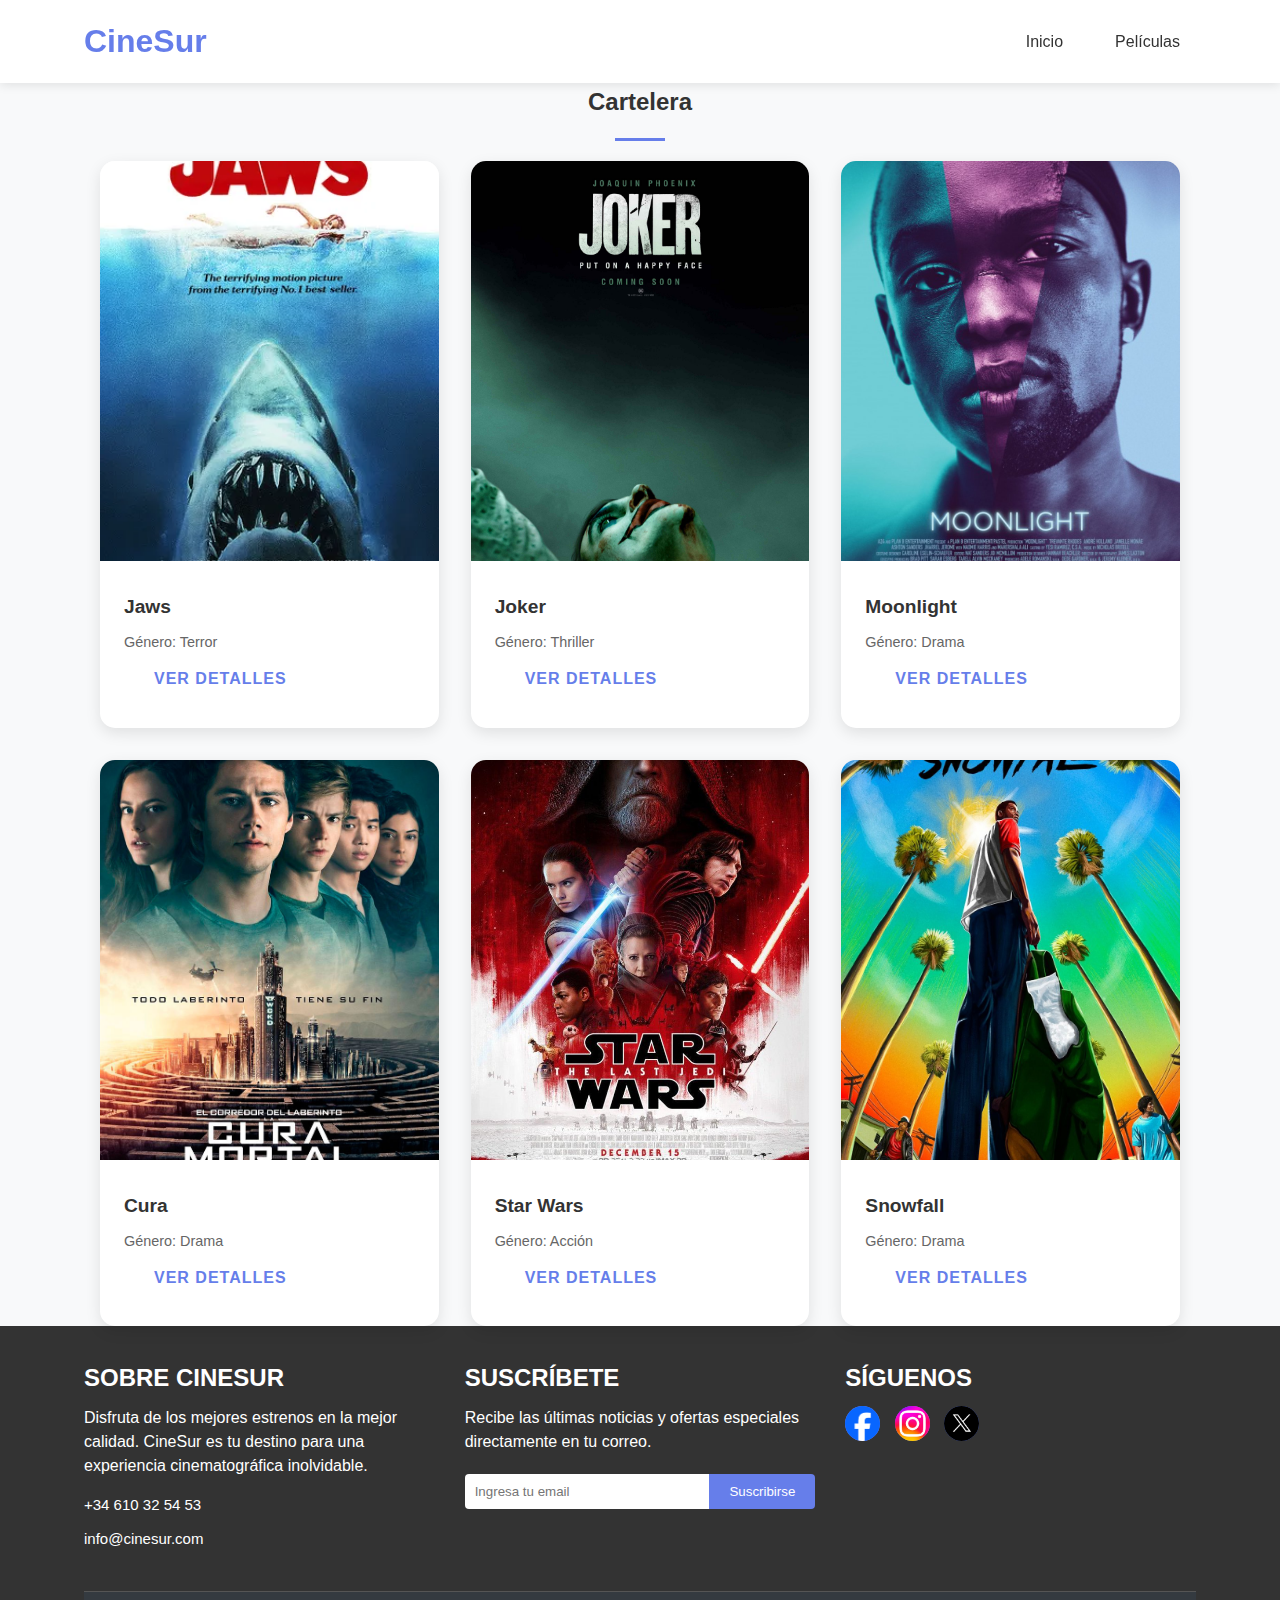
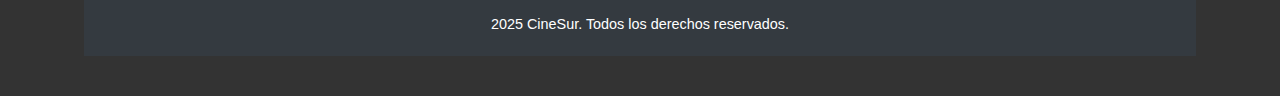
<file: Archivos/Html/Peliculas.html>
<!DOCTYPE html>
<html lang="es">
<head>
    <meta charset="UTF-8">
    <meta name="viewport" content="width=device-width, initial-scale=1.0">
    <title>Cartelera</title>
    <link rel="stylesheet" href="../Scss/styles.css">
</head>
<body>
    <header class="site-header">
        <div class="container">
            <h1 class="site-title">CineSur</h1>
            <nav class="main-nav">
                <ul>
                    <li><a href="../../index.html">Inicio</a></li>
                    <li><a href="../Html/Peliculas.html">Películas</a></li>
                </ul>
            </nav>
        </div>
    </header>


    <main>
        <section class="movies-section">
            <div class="container">
                <h2 class="section-title">Cartelera</h2>
                <div class="movie-grid">
                    <div class="movie-card">
                        <img src="../Imagenes/Jaws.webp" alt="Película 1">
                        <div class="movie-card-content">
                            <h3>Jaws</h3>
                            <p>Género: Terror</p>
                            <a href="Peliculadetalle1.html" class="cta-button">Ver Detalles</a>
                        </div>
                    </div>
                    <div class="movie-card">
                        <img src="../Imagenes/joker.jpg" alt="Película 2">
                        <div class="movie-card-content">
                            <h3>Joker</h3>
                            <p>Género: Thriller</p>
                            <a href="Peliculadetalle2.html" class="cta-button">Ver Detalles</a>
                        </div>
                    </div>
                    <div class="movie-card">
                        <img src="../Imagenes/MoonLight.jpg" alt="Película 3">
                        <div class="movie-card-content">
                            <h3>Moonlight</h3>
                            <p>Género: Drama</p>
                            <a href="Peliculadetalle3.html" class="cta-button">Ver Detalles</a>
                        </div>
                    </div>
                    <div class="movie-card">
                        <img src="../Imagenes/Cura.jpg" alt="Película 4">
                        <div class="movie-card-content">
                            <h3>Cura</h3>
                            <p>Género: Drama</p>
                            <a href="Peliculadetalle4.html" class="cta-button">Ver Detalles</a>
                        </div>
                    </div>
                    <div class="movie-card">
                        <img src="../Imagenes/StarWars.jpg" alt="Película 5">
                        <div class="movie-card-content">
                            <h3>Star Wars</h3>
                            <p>Género: Acción</p>
                            <a href="Peliculadetalle5.html" class="cta-button">Ver Detalles</a>
                        </div>
                    </div>
                    <div class="movie-card">
                        <img src="../Imagenes/Snowfall.jpg" alt="Película 6">
                        <div class="movie-card-content">
                            <h3>Snowfall</h3>
                            <p>Género: Drama</p>
                            <a href="Peliculadetalle6.html" class="cta-button">Ver Detalles</a>
                        </div>
                    </div>
                </div>
            </div>
        </section>
    </main>



   
    <footer class="site-footer">
        <div class="container">
            <div class="footer-content row">
                <div class="footer-section about col-md-4">
                    <h3 class="footer-title">Sobre CineSur</h3>
                    <p>Disfruta de los mejores estrenos en la mejor calidad. CineSur es tu destino para una experiencia cinematográfica inolvidable.</p>
                    <div class="contact">
                        <span><i class="fas fa-phone"></i>+34 610 32 54 53</span>
                        <span><i class="fas fa-envelope"></i>info@cinesur.com</span>
                    </div>
                </div>
             
                <div class="footer-section newsletter col-md-4">
                    <h3 class="footer-title">Suscríbete</h3>
                    <p>Recibe las últimas noticias y ofertas especiales directamente en tu correo.</p>
                    <form action="#" method="post">
                        <input type="email" name="email" placeholder="Ingresa tu email" required class="form-control">
                        <button type="submit" class="btn btn-subscribe">Suscribirse</button>
                    </form>
                </div>

                <div class="footer-section socials col-md-4">
                    <h3 class="footer-title">Síguenos</h3>
                    <div class="socials">
                        <a href="https://www.facebook.com/" target="_blank">
                            <img src="/Archivos/Imagenes/Facebook.png" alt="Facebook" class="social-icon">
                        </a>
                        <a href="https://www.instagram.com/" target="_blank">
                            <img src="/Archivos/Imagenes/Instagram.jpeg" alt="Instagram" class="social-icon">
                        </a>
                        <a href="https://twitter.com/" target="_blank">
                            <img src="/Archivos/Imagenes/X.png" alt="Twitter" class="social-icon">
                        </a>
                    </div>
                </div>
            </div>
            <div class="footer-bottom text-center">
                <p>2025 CineSur. Todos los derechos reservados.</p>
            </div>
        </div>
    </footer>

    <script src="https://cdn.jsdelivr.net/npm/@popperjs/core@2.11.6/dist/umd/popper.min.js"></script>
    <script src="https://cdn.jsdelivr.net/npm/bootstrap@5.3.0-alpha1/dist/js/bootstrap.min.js"></script>
</body>
</html>
</file>
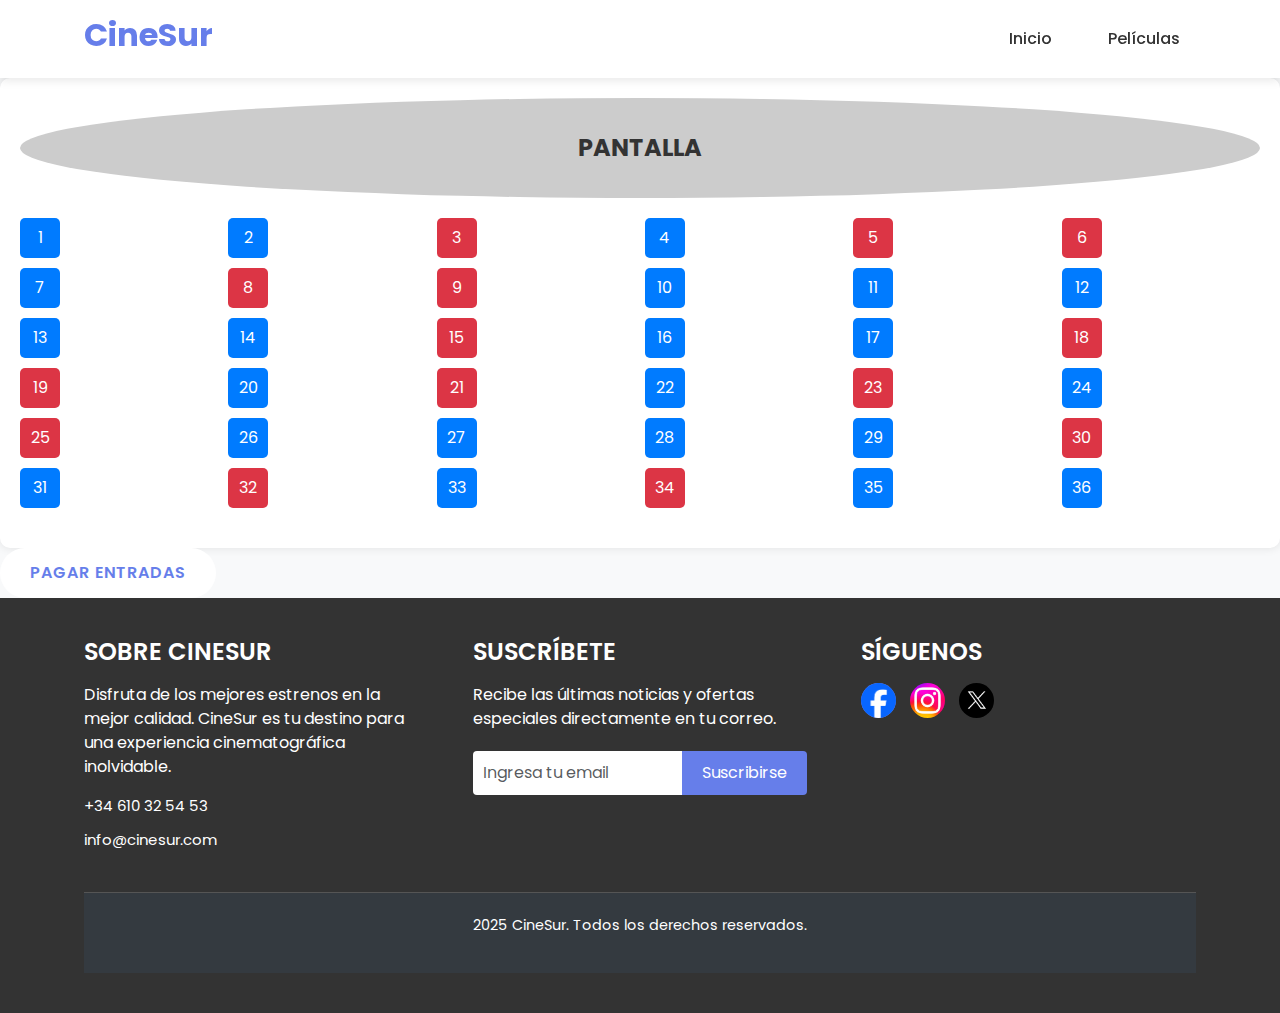
<file: Archivos/Html/Seleccion-asiento.html>
<!DOCTYPE html>
<html lang="es">
<head>
    <meta charset="UTF-8">
    <meta name="viewport" content="width=device-width, initial-scale=1.0">
    <title>Seleccion de asientos</title>
    <link href="https://fonts.googleapis.com/css2?family=Poppins:wght@400;600;700&display=swap" rel="stylesheet">
    <link rel="stylesheet" href="https://cdn.jsdelivr.net/npm/bootstrap@5.3.0-alpha1/dist/css/bootstrap.min.css">
    <link rel="stylesheet" href="../Scss/styles.css">
</head>
<body>
    <header class="site-header">
        <div class="container">
            <h1 class="site-title">CineSur</h1>
            <nav class="main-nav">
                <ul class="d-flex gap-4 list-unstyled mb-0">
                    <li><a href="../../index.html">Inicio</a></li>
                    <li><a href="../Html/Peliculas.html">Películas</a></li>
                </ul>
            </nav>
        </div>
    </header>

    
    <div class="cinema">
        <div class="screen">PANTALLA</div>
            <div class="asientos">
                <div class="asiento">1</div>
                <div class="asiento">2</div>
                <div class="asiento ocupado">3</div>
                <div class="asiento">4</div>
                <div class="asiento ocupado">5</div>
                <div class="asiento ocupado">6</div>
                <div class="asiento">7</div>
                <div class="asiento ocupado">8</div>
                <div class="asiento ocupado">9</div>
                <div class="asiento">10</div>
                <div class="asiento">11</div>
                <div class="asiento">12</div>
                <div class="asiento">13</div>
                <div class="asiento">14</div>
                <div class="asiento ocupado">15</div>
                <div class="asiento">16</div>
                <div class="asiento">17</div>
                <div class="asiento ocupado">18</div>
                <div class="asiento ocupado">19</div>
                <div class="asiento">20</div>
                <div class="asiento ocupado">21</div>
                <div class="asiento">22</div>
                <div class="asiento ocupado">23</div>
                <div class="asiento">24</div>
                <div class="asiento ocupado">25</div>
                <div class="asiento">26</div>
                <div class="asiento ">27</div>
                <div class="asiento">28</div>
                <div class="asiento">29</div>
                <div class="asiento ocupado">30</div>
                <div class="asiento">31</div>
                <div class="asiento ocupado">32</div>
                <div class="asiento">33</div>
                <div class="asiento ocupado">34</div>
                <div class="asiento">35</div>
                <div class="asiento">36</div>    
            </div>
    </div>
    <a href="../Html/Pago.html" class="cta-button">Pagar Entradas</a>

    
    <footer class="site-footer">
        <div class="container">
            <div class="footer-content row">
                <div class="footer-section about col-md-4">
                    <h3 class="footer-title">Sobre CineSur</h3>
                    <p>Disfruta de los mejores estrenos en la mejor calidad. CineSur es tu destino para una experiencia cinematográfica inolvidable.</p>
                    <div class="contact">
                        <span><i class="fas fa-phone"></i>+34 610 32 54 53</span>
                        <span><i class="fas fa-envelope"></i>info@cinesur.com</span>
                    </div>
                </div>
             
                <div class="footer-section newsletter col-md-4">
                    <h3 class="footer-title">Suscríbete</h3>
                    <p>Recibe las últimas noticias y ofertas especiales directamente en tu correo.</p>
                    <form action="#" method="post">
                        <input type="email" name="email" placeholder="Ingresa tu email" required class="form-control">
                        <button type="submit" class="btn btn-subscribe">Suscribirse</button>
                    </form>
                </div>

                <div class="footer-section socials col-md-4">
                    <h3 class="footer-title">Síguenos</h3>
                    <div class="socials">
                        <a href="https://www.facebook.com/" target="_blank">
                            <img src="/Archivos/Imagenes/Facebook.png" alt="Facebook" class="social-icon">
                        </a>
                        <a href="https://www.instagram.com/" target="_blank">
                            <img src="/Archivos/Imagenes/Instagram.jpeg" alt="Instagram" class="social-icon">
                        </a>
                        <a href="https://twitter.com/" target="_blank">
                            <img src="/Archivos/Imagenes/X.png" alt="Twitter" class="social-icon">
                        </a>
                    </div>
                </div>
            </div>
            <div class="footer-bottom text-center">
                <p>2025 CineSur. Todos los derechos reservados.</p>
            </div>
        </div>
    </footer>

    <script src="https://cdn.jsdelivr.net/npm/@popperjs/core@2.11.6/dist/umd/popper.min.js"></script>
    <script src="https://cdn.jsdelivr.net/npm/bootstrap@5.3.0-alpha1/dist/js/bootstrap.min.js"></script>
</body>
</html>
</file>
<file: Archivos/Scss/styles.css>
/* Reset y estilos base */
* {
  margin: 0;
  padding: 0;
  box-sizing: border-box;
}

body {
  font-family: 'Poppins', sans-serif;
  line-height: 1.6;
  color: #333;
  background-color: #f8f9fa;
}

img {
  max-width: 100%;
  height: auto;
}

ul {
  list-style: none;
}

a {
  text-decoration: none;
  color: inherit;
  transition: all 0.3s ease;
}

/* Layout */
.container {
  width: 90%;
  max-width: 1200px;
  margin: 0 auto;
  padding: 0 20px;
}

.site-header {
  background-color: #ffffff;
  padding: 1rem 0;
  box-shadow: 0 2px 10px rgba(0, 0, 0, 0.1);
  position: sticky;
  top: 0;
  z-index: 1000;
}

.site-header .container {
  display: flex;
  justify-content: space-between;
  align-items: center;
}

.main-nav ul {
  display: flex;
  gap: 2rem;
}

.hero {
  background: linear-gradient(135deg, #667eea 0%, #764ba2 100%);
  padding: 6rem 0;
  color: #ffffff;
}

.hero-content {
  display: flex;
  justify-content: space-between;
  align-items: center;
}

.hero-text {
  flex: 1;
  padding-right: 2rem;
}

.hero-image {
  flex: 1;
  text-align: right;
}

.featured-movies,
.cinema-advantages {
  padding: 4rem 0;
}

.movie-grid {
  display: flex;
  flex-wrap: wrap;
  gap: 2rem;
  justify-content: center;
}

.movie-card {
  flex: 0 1 calc(33.333% - 2rem);
  background-color: #ffffff;
  border-radius: 15px;
  overflow: hidden;
  transition: all 0.3s ease;
  box-shadow: 0 5px 15px rgba(0, 0, 0, 0.1);
}

.movie-card:hover {
  transform: translateY(-10px);
  box-shadow: 0 15px 30px rgba(0, 0, 0, 0.2);
}

.advantages-grid {
  display: flex;
  flex-wrap: wrap;
  justify-content: space-between;
  gap: 2rem;
}

.advantage-item {
  flex: 1 1 calc(33.333% - 2rem);
  text-align: center;
  padding: 2rem;
  background-color: #ffffff;
  border-radius: 15px;
  transition: all 0.3s ease;
  box-shadow: 0 5px 15px rgba(0, 0, 0, 0.1);
}

.advantage-item:hover {
  transform: translateY(-5px);
  box-shadow: 0 10px 20px rgba(0, 0, 0, 0.15);
}

.site-footer {
  background-color: #333;
  padding: 3rem 0;
  color: #ffffff;
}

/* Componentes */
.site-title {
  font-size: 1.8rem;
  font-weight: 700;
  color: #667eea;
}

.main-nav a {
  color: #333;
  font-weight: 500;
  padding: 0.5rem 1rem;
  border-radius: 25px;
}

.main-nav a:hover {
  background-color: #667eea;
  color: #ffffff;
}

.hero h2 {
  font-size: 3.5rem;
  margin-bottom: 1rem;
  line-height: 1.2;
}

.hero p {
  font-size: 1.2rem;
  margin-bottom: 2rem;
  opacity: 0.9;
}

.cta-button {
  display: inline-block;
  padding: 12px 30px;
  background-color: #ffffff;
  color: #667eea;
  border-radius: 30px;
  font-weight: 600;
  text-transform: uppercase;
  letter-spacing: 1px;
  transition: all 0.3s ease;
}

.cta-button:hover {
  background-color: #764ba2;
  color: #ffffff;
  transform: translateY(-3px);
  box-shadow: 0 5px 15px rgba(0, 0, 0, 0.2);
}

.section-title {
  text-align: center;
  font-size: 2.5rem;
  margin-bottom: 3rem;
  color: #333;
  position: relative;
}

.section-title::after {
  content: '';
  display: block;
  width: 50px;
  height: 3px;
  background-color: #667eea;
  margin: 1rem auto 0;
}

.movie-card img {
  width: 100%;
  height: 400px;
  object-fit: cover;
}

.movie-card-content {
  padding: 1.5rem;
}

.movie-card h3 {
  font-size: 1.2rem;
  color: #333;
  margin-bottom: 0.5rem;
}

.movie-card p {
  color: #666;
  font-size: 0.9rem;
}

.advantage-item img {
  width: 80px;
  height: 80px;
  margin-bottom: 1rem;
}

.advantage-item h3 {
  margin-bottom: 0.5rem;
  color: #333;
}

.advantage-item p {
  color: #666;
}

.footer-content {
  display: flex;
  justify-content: space-between;
  align-items: flex-start;
}

.footer-section {
  flex: 1;
  margin-right: 2rem;
}

.footer-section h3 {
  color: #ffffff;
  margin-bottom: 1rem;
}

.footer-section ul li {
  margin-bottom: 0.5rem;
}

.footer-section ul li a:hover {
  color: #667eea;
}

/* Media queries */
@media (max-width: 768px) {
  .hero-content {
    flex-direction: column;
    text-align: center;
  }

  .hero-text {
    padding-right: 0;
    margin-bottom: 2rem;
  }

  .movie-grid,
  .advantages-grid {
    flex-direction: column;
  }

  .movie-card,
  .advantage-item {
    flex: 1 1 100%;
  }

  .footer-content {
    flex-direction: column;
  }

  .footer-section {
    margin-right: 0;
    margin-bottom: 2rem;
  }
}

@media (max-width: 1024px) {
  .site-header .container {
    flex-direction: column;
  }

  .main-nav {
    margin-top: 1rem;
  }

  .main-nav ul {
    justify-content: center;
  }
}

/* Estilos del Footer */
.site-footer {
background-color: #1a1a1a;
color: #ffffff;
padding: 50px 0 20px;
font-size: 15px;
line-height: 24px;
}

.footer-content {
display: flex;
flex-wrap: wrap;
justify-content: space-between;
margin-bottom: 30px;
}

.footer-section {
flex: 1;
margin-right: 30px;
}

.footer-section:last-child {
margin-right: 0;
}

.footer-title {
color: #667eea;
font-size: 18px;
font-weight: 600;
margin-bottom: 15px;
text-transform: uppercase;
}

.about p {
margin-bottom: 20px;
}

.contact span {
display: block;
margin-bottom: 10px;
}

.socials a {
display: inline-block;
width: 35px;
height: 35px;
background-color: #667eea;
border-radius: 50%;
margin-right: 10px;
transition: all 0.3s ease;
overflow: hidden;
}

.socials a:hover {
background-color: #764ba2;
transform: translateY(-3px);
}

.socials a img {
width: 100%;
height: 100%;
object-fit: cover;
transition: all 0.3s ease;
}

.socials a:hover img {
opacity: 0.8;
}

.links ul {
list-style-type: none;
padding: 0;
}

.links ul li {
margin-bottom: 10px;
}

.links ul li a {
color: #ffffff;
text-decoration: none;
transition: all 0.3s ease;
}

.links ul li a:hover {
color: #667eea;
padding-left: 5px;
}

.newsletter form {
display: flex;
margin-top: 20px;
}

.newsletter input[type="email"] {
flex-grow: 1;
padding: 10px;
border: none;
border-radius: 4px 0 0 4px;
}

.btn-subscribe {
background-color: #667eea;
color: #ffffff;
border: none;
padding: 10px 20px;
border-radius: 0 4px 4px 0;
cursor: pointer;
transition: all 0.3s ease;
}

.btn-subscribe:hover {
background-color: #764ba2;
}

.footer-bottom {
text-align: center;
padding-top: 20px;
border-top: 1px solid #555;
}

@media (max-width: 768px) {
.footer-content {
    flex-direction: column;
}

.footer-section {
    margin-right: 0;
    margin-bottom: 30px;
}
}

.cinema {
  background-color: white;
  border-radius: 10px;
  padding: 20px;
  box-shadow: 0 0 10px rgba(0,0,0,0.1);
}
.screen {
  background-color: #ccc;
  height: 100px;
  border-radius: 50%;
  margin-bottom: 20px;
  text-align: center;
  line-height: 100px;
  font-size: 24px;
  font-weight: bold;
  color: #333;
}
.asientos {
  display: grid;
  grid-template-columns: repeat(6, 1fr);
  gap: 10px;
  justify-content: center;
  margin: 20px 0;
}

.asiento {
  width: 40px;
  height: 40px;
  background-color: #007bff;
  color: white;
  text-align: center;
  line-height: 40px;
  border-radius: 5px;
  cursor: pointer;
}

.asiento.seleccionado {
  background-color: #28a745;
}

.asiento.ocupado {
  background-color: #dc3545;
  cursor: not-allowed;
}

.site-title {
  font-size: 2rem;
  font-weight: 700;
}

.main-nav ul {
  display: flex;
  gap: 20px;
}

.movie-details {
  background-color: white;
  padding: 30px;
  border-radius: 8px;
  box-shadow: 0 0 20px rgba(0, 0, 0, 0.1);
}

.movie-details h1 {
  font-size: 2.5rem;
  font-weight: 700;
  color: #6f42c1;
}

.movie-details .cta-button {
  background-color: #6f42c1;
  border-color: #6f42c1;
  padding: 12px 30px;
  font-size: 1.2rem;
  border-radius: 5px;
  transition: background-color 0.3s;
}

.movie-details .cta-button:hover {
  background-color: #5a32a3;
  border-color: #5a32a3;
}

img.img-fluid {
  border-radius: 8px;
}

.site-footer {
  background-color: #333;
  color: white;
  padding: 40px 0;
  font-family: 'Poppins', sans-serif;
}

.footer-content {
  display: flex;
  justify-content: space-between;
}

.footer-section {
  max-width: 33%;
}

.footer-title {
  color: #6f42c1;
  font-size: 1.5rem;
  font-weight: 600;
}

.footer-section p {
  font-size: 1rem;
  margin-bottom: 15px;
}

.footer-bottom {
  text-align: center;
  font-size: 0.9rem;
  margin-top: 30px;
}


.payment {
  background-color: white;
  box-shadow: 0 0 15px rgba(0, 0, 0, 0.1);
  padding: 30px;
  border-radius: 8px;
}

.section-title {
  font-size: 1.5rem;
  font-weight: 600;
  margin-bottom: 20px;
  text-align: center;
}

.payment-form .form-group {
  margin-bottom: 1.5rem;
}

.payment-form .form-control {
  height: 50px;
  border-radius: 5px;
  padding-left: 20px;
  font-size: 1rem;
}

.payment-form h3 {
  font-size: 1.3rem;
  font-weight: 600;
  margin-bottom: 20px;
}

.payment-methods img {
  width: 50px;
  margin-right: 10px;
}

.footer-bottom {
  background-color: #343a40;
  color: white;
  padding: 20px;
  text-align: center;
}
</file>
